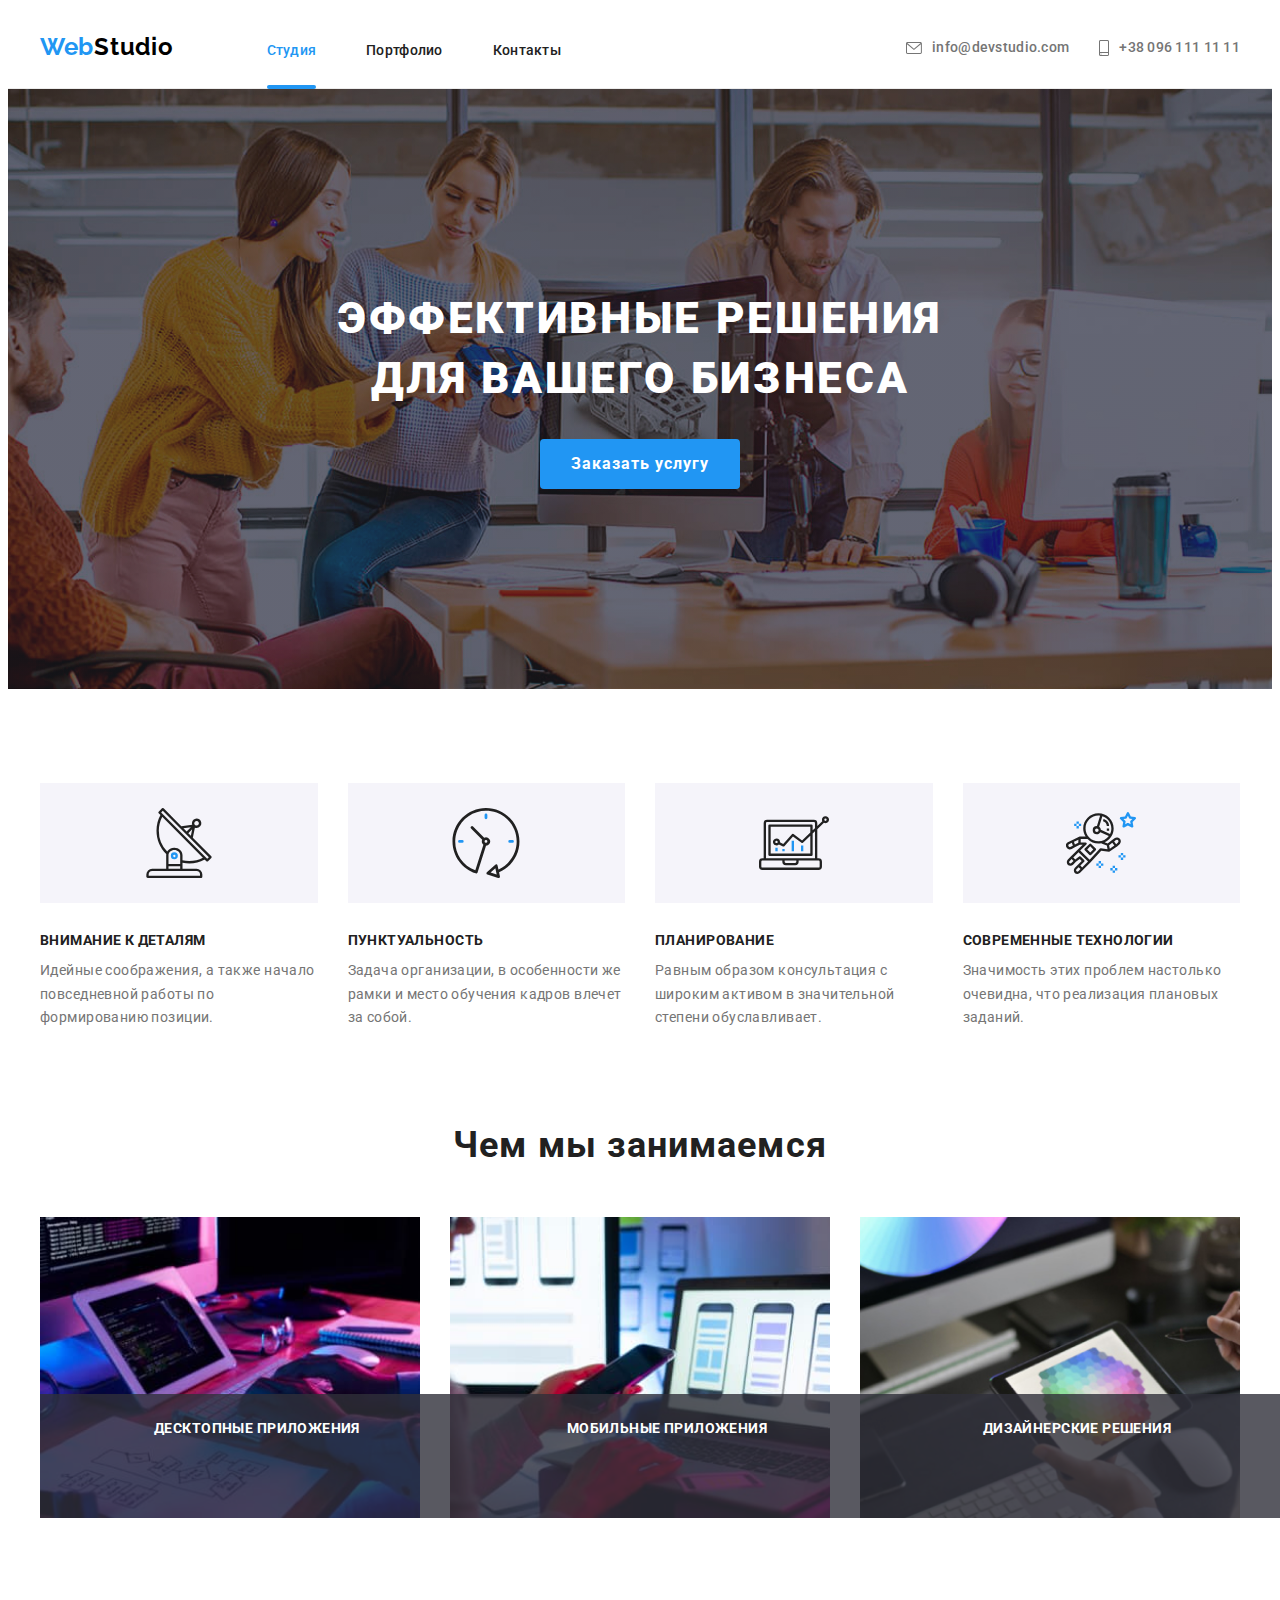
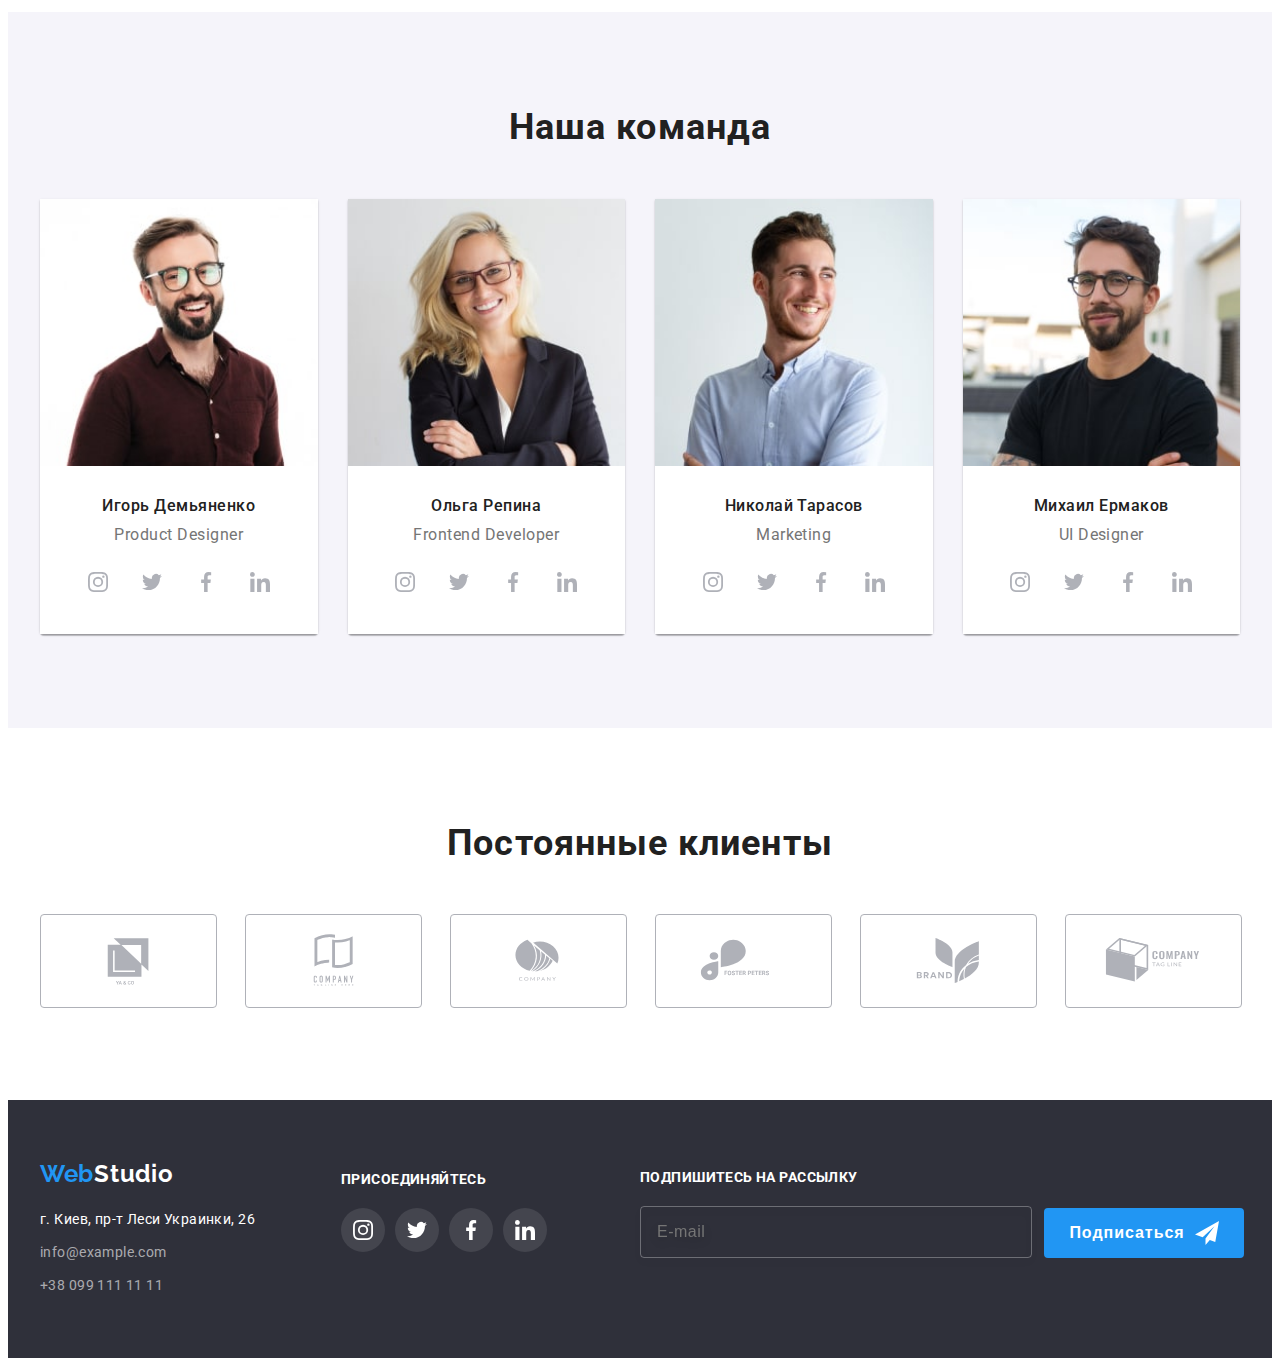
<file: index.html>
<!DOCTYPE html>
<html lang="ru">
  <head>
    <meta charset="UTF-8" />
    <meta http-equiv="X-UA-Compatible" content="IE=edge" />
    <meta name="viewport" content="width=device-width, initial-scale=1.0" />
    <link rel="preconnect" href="https://fonts.googleapis.com" />
    <link rel="preconnect" href="https://fonts.gstatic.com" crossorigin />
    <link
      href="https://fonts.googleapis.com/css2?family=Raleway:wght@700&family=Roboto:wght@400;500;700;900&display=swap"
      rel="stylesheet"
    />
    <title>Студія</title>
    <link
      rel="stylesheet"
      href="https://cdnjs.cloudflare.com/ajax/libs/modern-normalize/1.1.0/modern-normalize.min.css"
      integrity="sha512-wpPYUAdjBVSE4KJnH1VR1HeZfpl1ub8YT/NKx4PuQ5NmX2tKuGu6U/JRp5y+Y8XG2tV+wKQpNHVUX03MfMFn9Q=="
      crossorigin="anonymous"
      referrerpolicy="no-referrer"
    />
    <link rel="stylesheet" href="./css/main.min.css" />
  </head>
  <body>
    <header class="header">
      <div class="container">
        <div class="logotype header__logo">
          <a href="#" lang="en" class="logotype__link logotype__link--blue logo"
            >Web<span class="logotype__link logotype__link--black logo">Studio</span>
          </a>
        </div>
        <nav class="nav">
          <ul class="nav__list list">
            <div class="nav__activ">
              <li class="nav__item">
                <a href="" class="nav__link link nav__link--activ">Студия</a>
              </li>
            </div>
            <li class="nav__item">
              <a href="./portfolio.html" class="nav__link link">Портфолио</a>
            </li>
            <li class="nav__item"><a href="" class="nav__link link">Контакты</a></li>
          </ul>
        </nav>
        <div class="connect">
          <a href="mailto:info@devstudio.com" class="connect__mail link">
            <svg class="connect__mail-icon" width="16" height="12">
              <use href="./images/icons.svg#icon-leter"></use></svg
            >info@devstudio.com
          </a>
          <a href="tel:+380961111111" class="connect__tel link">
            <svg class="connect__tel-icon" width="10" height="16">
              <use href="./images/icons.svg#icon-smartphone"></use></svg
            >+38 096 111 11 11</a
          >
        </div>
        <button type="button" class="menu__btn" data-menu-open>
          <svg class="menu__btn-icon" width="40" height="40">
            <use href="./images/icons.svg#icon-menu"></use>
          </svg>
        </button>
      </div>
      <div class="menu__mob is-hidden" data-menu>
        <div class="menu_container">
          <button type="button" class="menu__close-btn" data-menu-close>
            <svg class="menu__close-btn-icon" width="40" height="40">
              <use href="./images/icons.svg#icon-close_menu"></use>
            </svg>
          </button>
          <ul class="menu__list list">
            <li class="menu__item">
              <a href="./index.html" class="menu__link link menu__link--activ">Студия</a>
            </li>
            <li class="menu__item">
              <a href="./portfolio.html" class="menu__link link">Портфолио</a>
            </li>
            <li class="menu__item"><a href="" class="menu__link link">Контакты</a></li>
          </ul>
          <div class="menu__connect">
            <a href="tel:+380961111111" class="menu__tel link">+38 096 111 11 11</a>
            <a href="mailto:info@devstudio.com" class="menu__mail link">info@devstudio.com</a>
            <ul class="menu__soc-list list">
              <li class="menu__soc-item">
                <a href="" class="menu__soc-link link">Instagram</a>
              </li>
              <li class="menu__soc-item">
                <a href="" class="menu__soc-link link">Twitter</a>
              </li>
              <li class="menu__soc-item">
                <a href="" class="menu__soc-link link">Facebook</a>
              </li>
              <li class="menu__soc-item">
                <a href="" class="menu__soc-link link">LinkedIn</a>
              </li>
            </ul>
          </div>
        </div>
      </div>
    </header>
    <main class="main">
      <section class="about">
        <div class="about__container container">
          <h1 class="about__title">Эффективные решения для вашего бизнеса</h1>
          <button type="button" class="about__btn" data-modal-open>Заказать услугу</button>
        </div>
      </section>
      <!-- Особенности-->
      <section class="features">
        <div class="features__container container">
          <ul class="features__list list">
            <li class="features__item">
              <div class="features__icon">
                <svg class="features__svg" width="70" height="70">
                  <use href="./images/icons.svg#icon-antenna"></use>
                </svg>
              </div>
              <h3 class="features__title">Внимание к деталям</h3>
              <p class="features__text">
                Идейные соображения, а также начало повседневной работы по формированию позиции.
              </p>
            </li>
            <li class="features__item">
              <div class="features__icon">
                <svg class="features__svg" width="70" height="70">
                  <use href="./images/icons.svg#icon-clock"></use>
                </svg>
              </div>
              <h3 class="features__title">Пунктуальность</h3>
              <p class="features__text">
                Задача организации, в особенности же рамки и место обучения кадров влечет за собой.
              </p>
            </li>
            <li class="features__item">
              <div class="features__icon">
                <svg class="features__svg" width="70" height="70">
                  <use href="./images/icons.svg#icon-diagram"></use>
                </svg>
              </div>
              <h3 class="features__title">Планирование</h3>
              <p class="features__text">
                Равным образом консультация с широким активом в значительной степени обуславливает.
              </p>
            </li>
            <li class="features__item">
              <div class="features__icon">
                <svg class="features__svg" width="70" height="70">
                  <use href="./images/icons.svg#icon-astronaut"></use>
                </svg>
              </div>
              <h3 class="features__title">Современные технологии</h3>
              <p class="features__text">
                Значимость этих проблем настолько очевидна, что реализация плановых заданий.
              </p>
            </li>
          </ul>
        </div>
      </section>
      <!--Чем мы занимаемся-->
      <section class="product">
        <div class="product__container container">
          <h2 class="product__title">Чем мы занимаемся</h2>
          <ul class="product__list list">
            <li class="product__item">
              <picture>
                <source
                  srcset="./images/code.jpg 1x, ./images/code-2x.jpg 2x"
                  media="(min-width:1200px)"
                />
                <img src="./images/code.jpg" alt="Написание кода" width="370" />
              </picture>
              <p class="product__label">Десктопные приложения</p>
            </li>
            <li class="product__item">
              <picture>
                <source
                  srcset="./images/design.jpg 1x, ./images/design-2x.jpg 2x"
                  media="(min-width:1200px)"
                />
                <img src="./images/design.jpg" alt="Дизайна страницы" width="370" />
              </picture>
              <p class="product__label">Мобильные приложения</p>
            </li>
            <li class="product__item">
              <picture>
                <source
                  srcset="./images/palette.jpg 1x, ./images/palette-2x.jpg 2x"
                  media="(min-width:1200px)"
                />
                <img src="./images/palette.jpg" alt="Цветовая гамма" width="370" />
              </picture>
              <p class="product__label">Дизайнерские решения</p>
            </li>
          </ul>
        </div>
      </section>
      <!--Наша команда-->
      <section class="team">
        <div class="container">
          <h2 class="team__title">Наша команда</h2>
          <ul class="team__list list">
            <li class="team__item">
              <picture>
                <source
                  srcset="
                    ./images/team/yhor_demianenko.jpg    1x,
                    ./images/team/yhor_demianenko-2x.jpg 2x
                  "
                  media="(min-width:1200px)"
                />
                <source
                  srcset="
                    ./images/team/yhor_demianenko-tab.jpg    1x,
                    ./images/team/yhor_demianenko-tab-2x.jpg 2x
                  "
                  media="(min-width:768px)"
                />
                <source
                  srcset="
                    ./images/team/yhor_demianenko-mob.jpg    1x,
                    ./images/team/yhor_demianenko-mob-2x.jpg 2x
                  "
                  media="(min-width:320px)"
                />
                <img
                  src="./images/team/yhor_demianenko-mob.jpg"
                  alt="Product Designer"
                  width="450"
                />
              </picture>
              <div class="team__info">
                <h3 class="team__hero">Игорь Демьяненко</h3>
                <p class="team__position">Product Designer</p>
                <ul class="socnetwork__list list team__soclist">
                  <li class="socnetwork__item">
                    <a href="" class="socnetwork__link link socnetwork__link--white">
                      <svg class="socnetwork__icon" width="20" height="20">
                        <use href="./images/icons.svg#icon-instagram"></use>
                      </svg>
                    </a>
                  </li>
                  <li class="socnetwork__item">
                    <a href="" class="socnetwork__link link socnetwork__link--white">
                      <svg class="socnetwork__icon" width="20" height="20">
                        <use href="./images/icons.svg#icon-twitter"></use>
                      </svg>
                    </a>
                  </li>
                  <li class="socnetwork__item">
                    <a href="" class="socnetwork__link link socnetwork__link--white">
                      <svg class="socnetwork__icon" width="20" height="20">
                        <use href="./images/icons.svg#icon-facebook"></use>
                      </svg>
                    </a>
                  </li>
                  <li class="socnetwork__item">
                    <a href="" class="socnetwork__link link socnetwork__link--white">
                      <svg class="socnetwork__icon" width="20" height="20">
                        <use href="./images/icons.svg#icon-linkedin"></use>
                      </svg>
                    </a>
                  </li>
                </ul>
              </div>
            </li>
            <li class="team__item">
              <picture>
                <source
                  srcset="./images/team/olha_repyna.jpg 1x, ./images/team/olha_repyna-2x.jpg 2x"
                  media="(min-width:1200px)"
                />
                <source
                  srcset="
                    ./images/team/olha_repyna-tab.jpg    1x,
                    ./images/team/olha_repyna-tab-2x.jpg 2x
                  "
                  media="(min-width:768px)"
                />
                <source
                  srcset="
                    ./images/team/olha_repyna-mob.jpg    1x,
                    ./images/team/olha_repyna-mob-2x.jpg 2x
                  "
                  media="(min-width:320px)"
                />
                <img src="./images/team/olha_repyna-mob.jpg" alt="Frontend Developer" width="450" />
              </picture>
              <div class="team__info">
                <h3 class="team__hero">Ольга Репина</h3>
                <p class="team__position">Frontend Developer</p>
                <ul class="socnetwork__list list team__soclist">
                  <li class="socnetwork__item">
                    <a href="" class="socnetwork__link link socnetwork__link--white">
                      <svg class="socnetwork__icon" width="20" height="20">
                        <use href="./images/icons.svg#icon-instagram"></use>
                      </svg>
                    </a>
                  </li>
                  <li class="socnetwork__item">
                    <a href="" class="socnetwork__link link socnetwork__link--white">
                      <svg class="socnetwork__icon" width="20" height="20">
                        <use href="./images/icons.svg#icon-twitter"></use>
                      </svg>
                    </a>
                  </li>
                  <li class="socnetwork__item">
                    <a href="" class="socnetwork__link link socnetwork__link--white">
                      <svg class="socnetwork__icon" width="20" height="20">
                        <use href="./images/icons.svg#icon-facebook"></use>
                      </svg>
                    </a>
                  </li>
                  <li class="socnetwork__item">
                    <a href="" class="socnetwork__link link socnetwork__link--white">
                      <svg class="socnetwork__icon" width="20" height="20">
                        <use href="./images/icons.svg#icon-linkedin"></use>
                      </svg>
                    </a>
                  </li>
                </ul>
              </div>
            </li>
            <li class="team__item">
              <picture>
                <source
                  srcset="
                    ./images/team/nykolai_tarasov.jpg    1x,
                    ./images/team/nykolai_tarasov-2x.jpg 2x
                  "
                  media="(min-width:1200px)"
                />
                <source
                  srcset="
                    ./images/team/nykolai_tarasov-tab.jpg    1x,
                    ./images/team/nykolai_tarasov-tab-2x.jpg 2x
                  "
                  media="(min-width:768px)"
                />
                <source
                  srcset="
                    ./images/team/nykolai_tarasov-mob.jpg    1x,
                    ./images/team/nykolai_tarasov-mob-2x.jpg 2x
                  "
                  media="(min-width:320px)"
                />
                <img src="./images/team/nykolai_tarasov-mob.jpg" alt="Marketing" width="450" />
              </picture>
              <div class="team__info">
                <h3 class="team__hero">Николай Тарасов</h3>
                <p class="team__position">Marketing</p>
                <ul class="socnetwork__list list team__soclist">
                  <li class="socnetwork__item">
                    <a href="" class="socnetwork__link link socnetwork__link--white">
                      <svg class="socnetwork__icon" width="20" height="20">
                        <use href="./images/icons.svg#icon-instagram"></use>
                      </svg>
                    </a>
                  </li>
                  <li class="socnetwork__item">
                    <a href="" class="socnetwork__link link socnetwork__link--white">
                      <svg class="socnetwork__icon" width="20" height="20">
                        <use href="./images/icons.svg#icon-twitter"></use>
                      </svg>
                    </a>
                  </li>
                  <li class="socnetwork__item">
                    <a href="" class="socnetwork__link link socnetwork__link--white">
                      <svg class="socnetwork__icon" width="20" height="20">
                        <use href="./images/icons.svg#icon-facebook"></use>
                      </svg>
                    </a>
                  </li>
                  <li class="socnetwork__item">
                    <a href="" class="socnetwork__link link socnetwork__link--white">
                      <svg class="socnetwork__icon" width="20" height="20">
                        <use href="./images/icons.svg#icon-linkedin"></use>
                      </svg>
                    </a>
                  </li>
                </ul>
              </div>
            </li>
            <li class="team__item">
              <picture>
                <source
                  srcset="
                    ./images/team/mykhayl_ermakov.jpg    1x,
                    ./images/team/mykhayl_ermakov-2x.jpg 2x
                  "
                  media="(min-width:1200px)"
                />
                <source
                  srcset="
                    ./images/team/mykhayl_ermakov-tab.jpg    1x,
                    ./images/team/mykhayl_ermakov-tab-2x.jpg 2x
                  "
                  media="(min-width:768px)"
                />
                <source
                  srcset="
                    ./images/team/mykhayl_ermakov-mob.jpg    1x,
                    ./images/team/mykhayl_ermakov-mob-2x.jpg 2x
                  "
                  media="(min-width:320px)"
                />
                <img src="./images/team/mykhayl_ermakov-mob.jpg" alt="UI Designer" width="450" />
              </picture>
              <div class="team__info">
                <h3 class="team__hero">Михаил Ермаков</h3>
                <p class="team__position">UI Designer</p>
                <ul class="socnetwork__list list team__soclist">
                  <li class="socnetwork__item">
                    <a href="" class="socnetwork__link link socnetwork__link--white">
                      <svg class="socnetwork__icon" width="20" height="20">
                        <use href="./images/icons.svg#icon-instagram"></use>
                      </svg>
                    </a>
                  </li>
                  <li class="socnetwork__item">
                    <a href="" class="socnetwork__link link socnetwork__link--white">
                      <svg class="socnetwork__icon" width="20" height="20">
                        <use href="./images/icons.svg#icon-twitter"></use>
                      </svg>
                    </a>
                  </li>
                  <li class="socnetwork__item">
                    <a href="" class="socnetwork__link link socnetwork__link--white">
                      <svg class="socnetwork__icon" width="20" height="20">
                        <use href="./images/icons.svg#icon-facebook"></use>
                      </svg>
                    </a>
                  </li>
                  <li class="socnetwork__item">
                    <a href="" class="socnetwork__link link socnetwork__link--white">
                      <svg class="socnetwork__icon" width="20" height="20">
                        <use href="./images/icons.svg#icon-linkedin"></use>
                      </svg>
                    </a>
                  </li>
                </ul>
              </div>
            </li>
          </ul>
        </div>
      </section>
      <!--Постоянные клиенты-->
      <section class="client">
        <div class="container">
          <h2 class="client__title">Постоянные клиенты</h2>
          <ul class="client__list list">
            <li class="client__item">
              <a href="" class="client__link link">
                <svg class="client__icon" width="106" height="60">
                  <use href="./images/icons.svg#icon-client-1"></use>
                </svg>
              </a>
            </li>
            <li class="client__item">
              <a href="" class="client__link link">
                <svg class="client__icon" width="106" height="60">
                  <use href="./images/icons.svg#icon-client-2"></use>
                </svg>
              </a>
            </li>
            <li class="client__item">
              <a href="" class="client__link link">
                <svg class="client__icon" width="106" height="60">
                  <use href="./images/icons.svg#icon-client-3"></use>
                </svg>
              </a>
            </li>
            <li class="client__item">
              <a href="" class="client__link link">
                <svg class="client__icon" width="106" height="60">
                  <use href="./images/icons.svg#icon-client-4"></use>
                </svg>
              </a>
            </li>
            <li class="client__item">
              <a href="" class="client__link link">
                <svg class="client__icon" width="106" height="60">
                  <use href="./images/icons.svg#icon-client-5"></use>
                </svg>
              </a>
            </li>
            <li class="client__item">
              <a href="" class="client__link link">
                <svg class="client__icon" width="106" height="60">
                  <use href="./images/icons.svg#icon-client-6"></use>
                </svg>
              </a>
            </li>
          </ul>
        </div>
      </section>
    </main>
    <footer class="footer">
      <div class="container footer__content">
        <div class="container__soc-address">
          <div class="footer__adres">
            <div class="footer__logo logotype">
              <a href="" lang="en" class="logotype__link logotype__link--blue logo"
                >Web<span class="logotype__link logotype__link--white logo">Studio</span></a
              >
            </div>
            <address>
              <ul class="footer__list list">
                <li class="footer__item">
                  <a
                    href="https://goo.gl/maps/DeC35b75bu3zq8Ak8"
                    target="_blank"
                    rel="noopener noreferrer"
                    class="footer__link footer__link-adress link"
                    >г. Киев, пр-т Леси Украинки, 26</a
                  >
                </li>
                <li class="footer__item">
                  <a href="mailto:info@example.com" class="footer__link footer__link-mail link"
                    >info@example.com</a
                  >
                </li>
                <li class="footer__item">
                  <a href="tel:+380991111111" class="footer__link footer__link-tel link"
                    >+38 099 111 11 11</a
                  >
                </li>
              </ul>
            </address>
          </div>
          <div class="socnetwork">
            <p class="socnetwork__title">присоединяйтесь</p>
            <ul class="socnetwork__list list footer__soclist">
              <li class="socnetwork__item">
                <a href="" class="socnetwork__link link socnetwork__link--gray">
                  <svg class="socnetwork__icon" width="20" height="20">
                    <use href="./images/icons.svg#icon-instagram"></use>
                  </svg>
                </a>
              </li>
              <li class="socnetwork__item">
                <a href="" class="socnetwork__link link socnetwork__link--gray">
                  <svg class="socnetwork__icon" width="20" height="20">
                    <use href="./images/icons.svg#icon-twitter"></use>
                  </svg>
                </a>
              </li>
              <li class="socnetwork__item">
                <a href="" class="socnetwork__link link socnetwork__link--gray">
                  <svg class="socnetwork__icon" width="20" height="20">
                    <use href="./images/icons.svg#icon-facebook"></use>
                  </svg>
                </a>
              </li>
              <li class="socnetwork__item">
                <a href="" class="socnetwork__link link socnetwork__link--gray">
                  <svg class="socnetwork__icon" width="20" height="20">
                    <use href="./images/icons.svg#icon-linkedin"></use>
                  </svg>
                </a>
              </li>
            </ul>
          </div>
        </div>
        <form class="subscribe__form">
          <div class="mailing">
            <p class="mailing__title">Подпишитесь на рассылку</p>
            <input class="mailing__input" type="email" name="mail" id="mail" placeholder="E-mail" />
          </div>
          <button class="mailing__submit" type="submit">
            Подписаться
            <svg class="mailing__submit-icon" width="24" height="24">
              <use href="./images/icons.svg#icon-icon-send"></use>
            </svg>
          </button>
        </form>
      </div>
    </footer>
    <div class="backdrop is-hidden" data-modal>
      <div class="modal">
        <button type="button" class="modal__close" data-modal-close>
          <svg class="modal__close-icon" width="11" height="11">
            <use href="./images/icons.svg#icon-close-btn"></use>
          </svg>
        </button>
        <p class="modal__title">Оставьте свои данные, мы вам перезвоним</p>
        <form class="modal__form">
          <div class="data">
            <label class="data__label" for="name">Имя</label>
            <div class="data__introduce">
              <input class="data__input" type="text" name="name" id="name" />
              <svg class="data__icon" width="18" height="18">
                <use href="./images/icons.svg#icon-person"></use>
              </svg>
            </div>
          </div>
          <div class="data">
            <label class="data__label" for="tel">Телефон</label>
            <div class="data__introduce">
              <input class="data__input" type="tel" name="tel" id="tel" />
              <svg class="data__icon" width="18" height="18">
                <use href="./images/icons.svg#icon-phone"></use>
              </svg>
            </div>
          </div>
          <div class="data">
            <label class="data__label" for="email">Почта</label>
            <div class="data__introduce">
              <input class="data__input" type="email" name="email" id="email" />
              <svg class="data__icon" width="18" height="18">
                <use href="./images/icons.svg#icon-email"></use>
              </svg>
            </div>
          </div>
          <div class="data">
            <label class="data__label" for="coment">Комментарий</label>
            <textarea
              class="data__textarea"
              name="coment"
              id="coment"
              placeholder="Введите текст"
            ></textarea>
          </div>
          <div class="checkbox">
            <input
              class="checkbox__input visually-hidden"
              type="checkbox"
              name="check"
              id="check"
            />
            <label class="checkbox__text" for="check">
              <span>
                <svg class="checkbox__icon" width="16" height="15">
                  <use href="./images/icons.svg#icon-check"></use>
                </svg>
              </span>
              Соглашаюсь с рассылкой и принимаю&nbsp;
              <a class="checkbox__link" href="">Условия договора</a></label
            >
          </div>
          <button class="modal__submit" type="submit">Отправить</button>
        </form>
      </div>
    </div>
    <script src="./js/modal.js"></script>
    <script src="./js/menu.js"></script>
  </body>
</html>
</file>
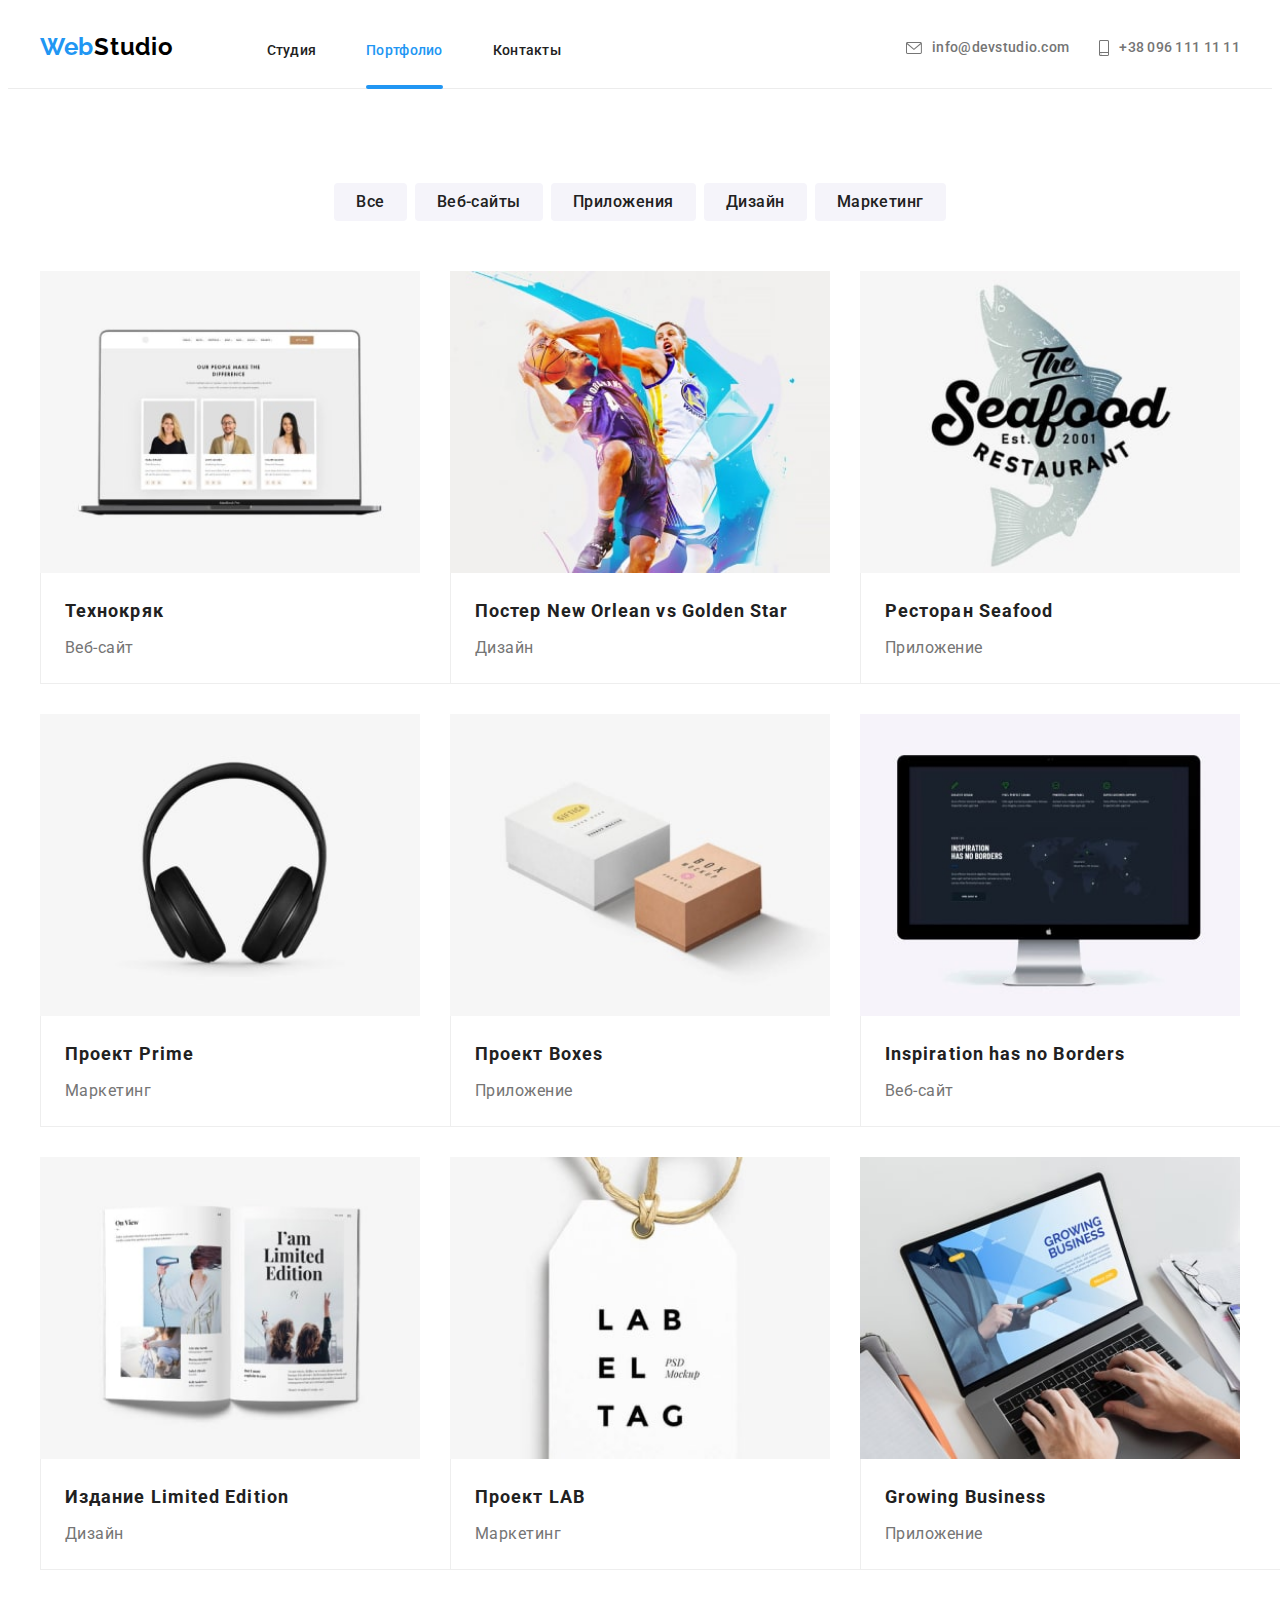
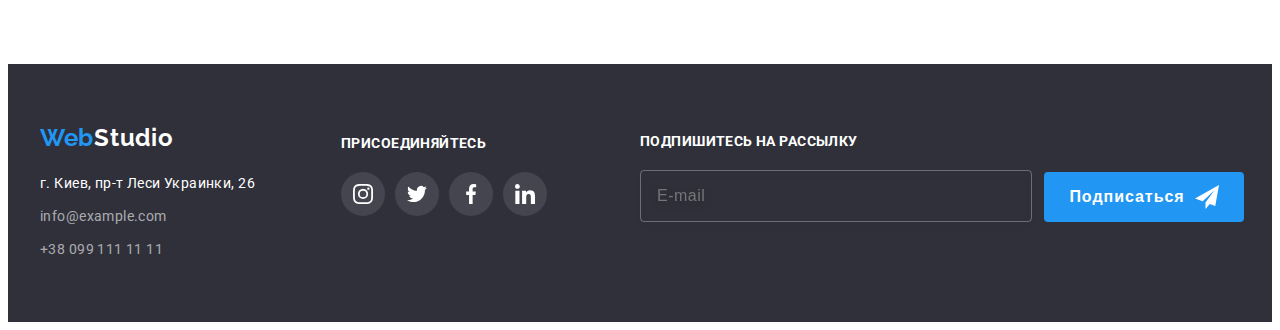
<file: portfolio.html>
<!DOCTYPE html>
<html lang="ru">
  <head>
    <meta charset="UTF-8" />
    <meta http-equiv="X-UA-Compatible" content="IE=edge" />
    <meta name="viewport" content="width=device-width, initial-scale=1.0" />
    <link rel="preconnect" href="https://fonts.googleapis.com" />
    <link rel="preconnect" href="https://fonts.gstatic.com" crossorigin />
    <link
      href="https://fonts.googleapis.com/css2?family=Raleway:wght@700&family=Roboto:wght@400;500;700;900&display=swap"
      rel="stylesheet"
    />
    <title>Портфоліо</title>
    <link
      rel="stylesheet"
      href="https://cdnjs.cloudflare.com/ajax/libs/modern-normalize/1.1.0/modern-normalize.min.css"
      integrity="sha512-wpPYUAdjBVSE4KJnH1VR1HeZfpl1ub8YT/NKx4PuQ5NmX2tKuGu6U/JRp5y+Y8XG2tV+wKQpNHVUX03MfMFn9Q=="
      crossorigin="anonymous"
      referrerpolicy="no-referrer"
    />
    <link rel="stylesheet" href="./css/main.min.css" />
  </head>
  <body>
    <header class="header">
      <div class="container">
        <div class="logotype header__logo">
          <a href="#" lang="en" class="logotype__link logotype__link--blue logo"
            >Web<span class="logotype__link logotype__link--black logo">Studio</span>
          </a>
        </div>
        <nav class="nav">
          <ul class="nav__list list">
            <li class="nav__item">
              <a href="./index.html" class="nav__link link">Студия</a>
            </li>
            <div class="nav__activ">
              <li class="nav__item">
                <a href="" class="nav__link link nav__link--activ">Портфолио</a>
              </li>
            </div>
            <li class="nav__item"><a href="" class="nav__link link">Контакты</a></li>
          </ul>
        </nav>
        <div class="connect">
          <a href="mailto:info@devstudio.com" class="connect__mail link">
            <svg class="connect__mail-icon" width="16" height="12">
              <use href="./images/icons.svg#icon-leter"></use></svg
            >info@devstudio.com
          </a>
          <a href="tel:+380961111111" class="connect__tel link">
            <svg class="connect__tel-icon" width="10" height="16">
              <use href="./images/icons.svg#icon-smartphone"></use></svg
            >+38 096 111 11 11</a
          >
        </div>
        <button type="button" class="menu__btn" data-menu-open>
          <svg class="menu__btn-icon" width="40" height="40">
            <use href="./images/icons.svg#icon-menu"></use>
          </svg>
        </button>
      </div>
      <div class="menu__mob is-hidden" data-menu>
        <div class="menu_container">
          <button type="button" class="menu__close-btn" data-menu-close>
            <svg class="menu__close-btn-icon" width="40" height="40">
              <use href="./images/icons.svg#icon-close_menu"></use>
            </svg>
          </button>
          <ul class="menu__list list">
            <li class="menu__item">
              <a href="./index.html" class="menu__link link">Студия</a>
            </li>
            <li class="menu__item">
              <a href="./portfolio.html" class="menu__link link menu__link--activ">Портфолио</a>
            </li>
            <li class="menu__item"><a href="" class="menu__link link">Контакты</a></li>
          </ul>
          <div class="menu__connect">
            <a href="tel:+380961111111" class="menu__tel link">+38 096 111 11 11</a>
            <a href="mailto:info@devstudio.com" class="menu__mail link">info@devstudio.com</a>
            <ul class="menu__soc-list list">
              <li class="menu__soc-item">
                <a href="" class="menu__soc-link link">Instagram</a>
              </li>
              <li class="menu__soc-item">
                <a href="" class="menu__soc-link link">Twitter</a>
              </li>
              <li class="menu__soc-item">
                <a href="" class="menu__soc-link link">Facebook</a>
              </li>
              <li class="menu__soc-item">
                <a href="" class="menu__soc-link link">LinkedIn</a>
              </li>
            </ul>
          </div>
        </div>
      </div>
    </header>
    <main>
      <section class="group-portfolio">
        <div class="container">
          <h1 class="group__title visually-hidden">Портфолио</h1>
          <ul class="group__list list">
            <li class="group__item">
              <button type="button" class="group__btn">Все</button>
            </li>
            <li class="group__item">
              <button type="button" class="group__btn">Веб-сайты</button>
            </li>
            <li class="group__item">
              <button type="button" class="group__btn">Приложения</button>
            </li>
            <li class="group__item">
              <button type="button" class="group__btn">Дизайн</button>
            </li>
            <li class="group__item">
              <button type="button" class="group__btn">Маркетинг</button>
            </li>
          </ul>
          <ul class="portfolio__list list">
            <li class="portfolio__item">
              <div class="portfolio_srcoll">
                <picture>
                  <source
                    srcset="
                      ./images/portfolio/portfolio1.jpg    1x,
                      ./images/portfolio/portfolio1-2x.jpg 2x
                    "
                    media="(min-width:1200px)"
                  />
                  <source
                    srcset="
                      ./images/portfolio/portfolio1-tab.jpg    1x,
                      ./images/portfolio/portfolio1-tab-2x.jpg 2x
                    "
                    media="(min-width:768px)"
                  />
                  <source
                    srcset="
                      ./images/portfolio/portfolio1-mob.jpg    1x,
                      ./images/portfolio/portfolio1-mob-2x.jpg 2x
                    "
                    media="(min-width:320px)"
                  />
                  <img src="./images/portfolio/portfolio1-mob.jpg" alt="Ноутбук" width="450" />
                </picture>
                <p class="portfolio__overlay">
                  Ресурс предлагает комплексные предложения с разным уровнем функционала и сервисов.
                  Все это позволит посетителю получить исчерпывающие сведения о компании или частном
                  лице.
                </p>
              </div>
              <div class="portfolio__info">
                <h2 class="portfolio__title">Технокряк</h2>
                <p class="portfolio__text">Веб-сайт</p>
              </div>
            </li>
            <li class="portfolio__item">
              <div class="portfolio_srcoll">
                <picture>
                  <source
                    srcset="
                      ./images/portfolio/portfolio2.jpg    1x,
                      ./images/portfolio/portfolio2-2x.jpg 2x
                    "
                    media="(min-width:1200px)"
                  />
                  <source
                    srcset="
                      ./images/portfolio/portfolio2-tab.jpg    1x,
                      ./images/portfolio/portfolio2-tab-2x.jpg 2x
                    "
                    media="(min-width:768px)"
                  />
                  <source
                    srcset="
                      ./images/portfolio/portfolio2-mob.jpg    1x,
                      ./images/portfolio/portfolio2-mob-2x.jpg 2x
                    "
                    media="(min-width:320px)"
                  />
                  <img
                    src="./images/portfolio/portfolio2-mob.jpg"
                    alt="Баскетболисты"
                    width="450"
                  />
                </picture>

                <p class="portfolio__overlay">
                  Ресурс предлагает комплексные предложения с разным уровнем функционала и сервисов.
                  Все это позволит посетителю получить исчерпывающие сведения о компании или частном
                  лице.
                </p>
              </div>
              <div class="portfolio__info">
                <h2 class="portfolio__title">Постер New Orlean vs Golden Star</h2>
                <p class="portfolio__text">Дизайн</p>
              </div>
            </li>
            <li class="portfolio__item">
              <div class="portfolio_srcoll">
                <picture>
                  <source
                    srcset="
                      ./images/portfolio/portfolio3.jpg    1x,
                      ./images/portfolio/portfolio3-2x.jpg 2x
                    "
                    media="(min-width:1200px)"
                  />
                  <source
                    srcset="
                      ./images/portfolio/portfolio3-tab.jpg    1x,
                      ./images/portfolio/portfolio3-tab-2x.jpg 2x
                    "
                    media="(min-width:768px)"
                  />
                  <source
                    srcset="
                      ./images/portfolio/portfolio3-mob.jpg    1x,
                      ./images/portfolio/portfolio3-mob-2x.jpg 2x
                    "
                    media="(min-width:320px)"
                  />
                  <img src="./images/portfolio/portfolio3-mob.jpg" alt="Лого бренда" width="450" />
                </picture>
                <p class="portfolio__overlay">
                  Ресурс предлагает комплексные предложения с разным уровнем функционала и сервисов.
                  Все это позволит посетителю получить исчерпывающие сведения о компании или частном
                  лице.
                </p>
              </div>
              <div class="portfolio__info">
                <h2 class="portfolio__title">Ресторан Seafood</h2>
                <p class="portfolio__text">Приложение</p>
              </div>
            </li>
            <li class="portfolio__item">
              <div class="portfolio_srcoll">
                <picture>
                  <source
                    srcset="
                      ./images/portfolio/portfolio4.jpg    1x,
                      ./images/portfolio/portfolio4-2x.jpg 2x
                    "
                    media="(min-width:1200px)"
                  />
                  <source
                    srcset="
                      ./images/portfolio/portfolio4-tab.jpg    1x,
                      ./images/portfolio/portfolio4-tab-2x.jpg 2x
                    "
                    media="(min-width:768px)"
                  />
                  <source
                    srcset="
                      ./images/portfolio/portfolio4-mob.jpg    1x,
                      ./images/portfolio/portfolio4-mob-2x.jpg 2x
                    "
                    media="(min-width:320px)"
                  />
                  <img src="./images/portfolio/portfolio4-mob.jpg" alt="Наушники" width="450" />
                </picture>
                <p class="portfolio__overlay">
                  Ресурс предлагает комплексные предложения с разным уровнем функционала и сервисов.
                  Все это позволит посетителю получить исчерпывающие сведения о компании или частном
                  лице.
                </p>
              </div>
              <div class="portfolio__info">
                <h2 class="portfolio__title">Проект Prime</h2>
                <p class="portfolio__text">Маркетинг</p>
              </div>
            </li>
            <li class="portfolio__item">
              <div class="portfolio_srcoll">
                <picture>
                  <source
                    srcset="
                      ./images/portfolio/portfolio5.jpg    1x,
                      ./images/portfolio/portfolio5-2x.jpg 2x
                    "
                    media="(min-width:1200px)"
                  />
                  <source
                    srcset="
                      ./images/portfolio/portfolio5-tab.jpg    1x,
                      ./images/portfolio/portfolio5-tab-2x.jpg 2x
                    "
                    media="(min-width:768px)"
                  />
                  <source
                    srcset="
                      ./images/portfolio/portfolio5-mob.jpg    1x,
                      ./images/portfolio/portfolio5-mob-2x.jpg 2x
                    "
                    media="(min-width:320px)"
                  />
                  <img src="./images/portfolio/portfolio5-mob.jpg" alt="Две коробки" width="450" />
                </picture>
                <p class="portfolio__overlay">
                  Ресурс предлагает комплексные предложения с разным уровнем функционала и сервисов.
                  Все это позволит посетителю получить исчерпывающие сведения о компании или частном
                  лице.
                </p>
              </div>
              <div class="portfolio__info">
                <h2 class="portfolio__title">Проект Boxes</h2>
                <p class="portfolio__text">Приложение</p>
              </div>
            </li>
            <li class="portfolio__item">
              <div class="portfolio_srcoll">
                <picture>
                  <source
                    srcset="
                      ./images/portfolio/portfolio6.jpg    1x,
                      ./images/portfolio/portfolio6-2x.jpg 2x
                    "
                    media="(min-width:1200px)"
                  />
                  <source
                    srcset="
                      ./images/portfolio/portfolio6-tab.jpg    1x,
                      ./images/portfolio/portfolio6-tab-2x.jpg 2x
                    "
                    media="(min-width:768px)"
                  />
                  <source
                    srcset="
                      ./images/portfolio/portfolio6-mob.jpg    1x,
                      ./images/portfolio/portfolio6-mob-2x.jpg 2x
                    "
                    media="(min-width:320px)"
                  />
                  <img src="./images/portfolio/portfolio6-mob.jpg" alt="Монитор" width="450" />
                </picture>
                <p class="portfolio__overlay">
                  Ресурс предлагает комплексные предложения с разным уровнем функционала и сервисов.
                  Все это позволит посетителю получить исчерпывающие сведения о компании или частном
                  лице.
                </p>
              </div>
              <div class="portfolio__info">
                <h2 class="portfolio__title">Inspiration has no Borders</h2>
                <p class="portfolio__text">Веб-сайт</p>
              </div>
            </li>
            <li class="portfolio__item">
              <div class="portfolio_srcoll">
                <picture>
                  <source
                    srcset="
                      ./images/portfolio/portfolio7.jpg    1x,
                      ./images/portfolio/portfolio7-2x.jpg 2x
                    "
                    media="(min-width:1200px)"
                  />
                  <source
                    srcset="
                      ./images/portfolio/portfolio7-tab.jpg    1x,
                      ./images/portfolio/portfolio7-tab-2x.jpg 2x
                    "
                    media="(min-width:768px)"
                  />
                  <source
                    srcset="
                      ./images/portfolio/portfolio7-mob.jpg    1x,
                      ./images/portfolio/portfolio7-mob-2x.jpg 2x
                    "
                    media="(min-width:320px)"
                  />
                  <img src="./images/portfolio/portfolio7-mob.jpg" alt="Журнал" width="450" />
                </picture>
                <p class="portfolio__overlay">
                  Ресурс предлагает комплексные предложения с разным уровнем функционала и сервисов.
                  Все это позволит посетителю получить исчерпывающие сведения о компании или частном
                  лице.
                </p>
              </div>
              <div class="portfolio__info">
                <h2 class="portfolio__title">Издание Limited Edition</h2>
                <p class="portfolio__text">Дизайн</p>
              </div>
            </li>
            <li class="portfolio__item">
              <div class="portfolio_srcoll">
                <picture>
                  <source
                    srcset="
                      ./images/portfolio/portfolio8.jpg    1x,
                      ./images/portfolio/portfolio8-2x.jpg 2x
                    "
                    media="(min-width:1200px)"
                  />
                  <source
                    srcset="
                      ./images/portfolio/portfolio8-tab.jpg    1x,
                      ./images/portfolio/portfolio8-tab-2x.jpg 2x
                    "
                    media="(min-width:768px)"
                  />
                  <source
                    srcset="
                      ./images/portfolio/portfolio8-mob.jpg    1x,
                      ./images/portfolio/portfolio8-mob-2x.jpg 2x
                    "
                    media="(min-width:320px)"
                  />
                  <img src="./images/portfolio/portfolio8-mob.jpg" alt="Бирка" width="450" />
                </picture>
                <p class="portfolio__overlay">
                  Ресурс предлагает комплексные предложения с разным уровнем функционала и сервисов.
                  Все это позволит посетителю получить исчерпывающие сведения о компании или частном
                  лице.
                </p>
              </div>
              <div class="portfolio__info">
                <h2 class="portfolio__title">Проект LAB</h2>
                <p class="portfolio__text">Маркетинг</p>
              </div>
            </li>
            <li class="portfolio__item">
              <div class="portfolio_srcoll">
                <picture>
                  <source
                    srcset="
                      ./images/portfolio/portfolio9.jpg    1x,
                      ./images/portfolio/portfolio9-2x.jpg 2x
                    "
                    media="(min-width:1200px)"
                  />
                  <source
                    srcset="
                      ./images/portfolio/portfolio9-tab.jpg    1x,
                      ./images/portfolio/portfolio9-tab-2x.jpg 2x
                    "
                    media="(min-width:768px)"
                  />
                  <source
                    srcset="
                      ./images/portfolio/portfolio9-mob.jpg    1x,
                      ./images/portfolio/portfolio9-mob-2x.jpg 2x
                    "
                    media="(min-width:320px)"
                  />
                  <img
                    src="./images/portfolio/portfolio9-mob.jpg"
                    alt="Ноутбук с логотипом на мониторе"
                    width="450"
                  />
                </picture>
                <p class="portfolio__overlay">
                  Ресурс предлагает комплексные предложения с разным уровнем функционала и сервисов.
                  Все это позволит посетителю получить исчерпывающие сведения о компании или частном
                  лице.
                </p>
              </div>
              <div class="portfolio__info">
                <h2 class="portfolio__title">Growing Business</h2>
                <p class="portfolio__text">Приложение</p>
              </div>
            </li>
          </ul>
        </div>
      </section>
    </main>
    <footer class="footer">
      <div class="container footer__content">
        <div class="container__soc-address">
          <div class="footer__adres">
            <div class="footer__logo logotype">
              <a href="" lang="en" class="logotype__link logotype__link--blue logo"
                >Web<span class="logotype__link logotype__link--white logo">Studio</span></a
              >
            </div>
            <address>
              <ul class="footer__list list">
                <li class="footer__item">
                  <a
                    href="https://goo.gl/maps/DeC35b75bu3zq8Ak8"
                    target="_blank"
                    rel="noopener noreferrer"
                    class="footer__link footer__link-adress link"
                    >г. Киев, пр-т Леси Украинки, 26</a
                  >
                </li>
                <li class="footer__item">
                  <a href="mailto:info@example.com" class="footer__link footer__link-mail link"
                    >info@example.com</a
                  >
                </li>
                <li class="footer__item">
                  <a href="tel:+380991111111" class="footer__link footer__link-tel link"
                    >+38 099 111 11 11</a
                  >
                </li>
              </ul>
            </address>
          </div>
          <div class="socnetwork">
            <p class="socnetwork__title">присоединяйтесь</p>
            <ul class="socnetwork__list list footer__soclist">
              <li class="socnetwork__item">
                <a href="" class="socnetwork__link link socnetwork__link--gray">
                  <svg class="socnetwork__icon" width="20" height="20">
                    <use href="./images/icons.svg#icon-instagram"></use>
                  </svg>
                </a>
              </li>
              <li class="socnetwork__item">
                <a href="" class="socnetwork__link link socnetwork__link--gray">
                  <svg class="socnetwork__icon" width="20" height="20">
                    <use href="./images/icons.svg#icon-twitter"></use>
                  </svg>
                </a>
              </li>
              <li class="socnetwork__item">
                <a href="" class="socnetwork__link link socnetwork__link--gray">
                  <svg class="socnetwork__icon" width="20" height="20">
                    <use href="./images/icons.svg#icon-facebook"></use>
                  </svg>
                </a>
              </li>
              <li class="socnetwork__item">
                <a href="" class="socnetwork__link link socnetwork__link--gray">
                  <svg class="socnetwork__icon" width="20" height="20">
                    <use href="./images/icons.svg#icon-linkedin"></use>
                  </svg>
                </a>
              </li>
            </ul>
          </div>
        </div>
        <form class="subscribe__form">
          <div class="mailing">
            <p class="mailing__title">Подпишитесь на рассылку</p>
            <input class="mailing__input" type="email" name="mail" id="mail" placeholder="E-mail" />
          </div>
          <button class="mailing__submit" type="submit">
            Подписаться
            <svg class="mailing__submit-icon" width="24" height="24">
              <use href="./images/icons.svg#icon-icon-send"></use>
            </svg>
          </button>
        </form>
      </div>
    </footer>
    <script src="./js/menu.js"></script>
  </body>
</html>
</file>
<file: css/main.min.css>
:root{--title-text-color: #212121;--main-text-color: #757575;--second-text-color: #ffffff;--accent-color: #2196f3}p,h1,h2,h3,h4,h5,h6{margin:0}ul{margin:0;padding-left:0}.header{background:#fff}img{display:block;max-width:100%;height:auto;width:100%}body{font-family:"Roboto",sans-serif}.list{list-style:none}.link{text-decoration:none}.visually-hidden{position:absolute;white-space:nowrap;width:1px;height:1px;overflow:hidden;border:0;padding:0;clip:rect(0 0 0 0);clip-path:inset(50%);margin:-1px}.container{width:100%;margin:0 auto;padding-left:15px;padding-right:15px}@media screen and (min-width: 480px){.container{max-width:480px}}@media screen and (min-width: 768px){.container{max-width:768px}}@media screen and (min-width: 1200px){.container{max-width:1200px}}.socnetwork{text-align:center}@media screen and (min-width: 768px){.socnetwork{margin-right:74px;margin-top:5px}}@media screen and (min-width: 1200px){.socnetwork{margin:12px 0 0 70px;text-align:left}}.socnetwork__title{font-weight:700;font-size:14px;line-height:1.14;letter-spacing:.03em;text-transform:uppercase;color:var(--second-text-color);align-items:unset}.footer__soclist{display:flex;margin-top:20px;margin-bottom:60px;justify-content:center}@media screen and (min-width: 1200px){.footer__soclist{justify-content:flex-start;margin-bottom:0}}.socnetwork__item{width:44px;height:44px;margin-left:10px}.socnetwork__item:first-child{margin-left:0}.socnetwork__icon{fill:currentColor}.team__soclist{display:flex;margin-top:16px;justify-content:center}.socnetwork__link{display:flex;align-items:center;justify-content:center;width:100%;height:100%;border-radius:50%}.socnetwork__link--gray{color:var(--second-text-color);background-color:rgba(255,255,255,.1);transition:background-color 250ms cubic-bezier(0.4, 0, 0.2, 1)}.socnetwork__link--gray:hover,.socnetwork__link--gray:focus{background-color:var(--accent-color)}.socnetwork__link--white{color:#afb1b8;transition:background-color 250ms cubic-bezier(0.4, 0, 0.2, 1),color 250ms cubic-bezier(0.4, 0, 0.2, 1)}.socnetwork__link--white:hover,.socnetwork__link--white:focus{background-color:var(--accent-color);color:var(--second-text-color)}.logo{font-family:"Raleway",sans-serif;font-weight:700;font-size:24px;line-height:1.17;letter-spacing:.03em;text-decoration:none}@media screen and (min-wids: 1200px){.logo{font-size:26px;line-height:1.19}}.logotype__link--blue{color:var(--accent-color)}.logotype__link--black{color:#000}.logotype__link--white{color:var(--second-text-color)}.footer__logo{margin-bottom:20px;text-align:center}@media screen and (min-width: 1200px){.footer__logo{text-align:left}}.header__logo{padding-top:16px;padding-bottom:16px}@media screen and (min-width: 768px){.header__logo{margin-right:88px;padding-top:26px;padding-bottom:26px}}@media screen and (min-width: 1200px){.header__logo{margin-right:93px;padding-top:24px;padding-bottom:25px}}.header{border-bottom:1px solid #ececec}.header .container{display:flex;align-items:center}.connect{margin-left:auto;display:none;align-items:center}@media screen and (min-width: 768px){.connect{display:block}}@media screen and (min-width: 1200px){.connect{display:flex}}.nav{display:none}@media screen and (min-width: 768px){.nav{display:flex}}.nav__link{font-weight:500;font-size:14px;line-height:1.14;letter-spacing:.02em;color:var(--title-text-color);transition:color 250ms cubic-bezier(0.4, 0, 0.2, 1)}.nav__link:hover,.nav__link:focus{color:var(--accent-color)}.nav__link--activ{color:var(--accent-color)}.nav__list{display:flex;align-items:flex-start;height:48px;margin-top:32px}.nav__item:not(:last-child){margin-right:50px}.nav__activ{margin-right:50px;height:100%;position:relative}.nav__link--activ::after{content:"";display:block;width:100%;height:4px;background:var(--accent-color);position:absolute;left:0;bottom:-1px;border-radius:2px;cursor:auto}.connect__mail,.connect__tel{font-weight:500;font-size:12px;line-height:1.17;letter-spacing:.02em;display:flex;align-items:center;color:var(--main-text-color);transition:color 250ms cubic-bezier(0.4, 0, 0.2, 1)}.connect__mail:hover,.connect__mail:focus,.connect__tel:hover,.connect__tel:focus{color:var(--accent-color)}@media screen and (min-width: 1200px){.connect__mail,.connect__tel{font-size:14px;line-height:1.14}}@media screen and (min-width: 768px){.connect__mail{margin-bottom:10px}}@media screen and (min-width: 1200px){.connect__mail{margin-bottom:0;margin-right:30px}}.connect__mail-icon{fill:currentColor;margin-right:8px}@media screen and (min-width: 1200px){.connect__mail-icon{margin-right:10px}}.connect__tel-icon{fill:currentColor;margin-right:8px}@media screen and (min-width: 1200px){.connect__tel-icon{margin-right:10px}}.menu__btn{display:block;margin-left:auto;height:40px;padding:0;border:none;color:var(--title-text-color);background-color:var(--second-text-color);cursor:pointer;transition:color 250ms cubic-bezier(0.4, 0, 0.2, 1)}.menu__btn:hover{color:var(--accent-color)}@media screen and (min-width: 768px){.menu__btn{display:none}}.menu__btn-icon{fill:currentColor}.menu__mob{position:fixed;top:0;left:0;width:100vw;height:100vh;padding-top:10px;background:#fff;box-shadow:0px 4px 8px rgba(0,0,0,.04),0px 2px 4px rgba(0,0,0,.08),0px 1px 3px rgba(0,0,0,.16);z-index:1;transform:translate(0%, 0%) scale(1);transition:transform 250ms cubic-bezier(0.4, 0, 0.2, 1)}.menu__mob.is-hidden{transform:translate(40%, -45%) scale(0)}.menu__mob .menu_container{display:flex;flex-direction:column;height:100%;justify-content:space-between;overflow:auto}@media screen and (min-width: 768px){.menu__mob{display:none}}.menu_container{position:relative;max-width:480px;margin:0 auto;padding-left:40px;padding-right:15px}.menu__close-btn{display:flex;position:absolute;top:10px;right:15px;padding:0;cursor:pointer;border:none;color:var(--title-text-color);background-color:var(--second-text-color);transition:color 250ms cubic-bezier(0.4, 0, 0.2, 1)}.menu__close-btn:hover{color:var(--accent-color)}.menu__close-btn-icon{fill:currentColor}.menu__list{padding-top:48px}.menu__link{font-weight:500;font-size:40px;line-height:1.18;letter-spacing:.02em;color:var(--title-text-color);transition:color 250ms cubic-bezier(0.4, 0, 0.2, 1)}.menu__link:hover,.menu__link:focus{color:var(--accent-color)}.menu__link--activ{color:var(--accent-color)}.menu__item:not(:last-child){margin-bottom:30px}.menu__connect{display:block;margin-top:150px;padding-bottom:48px}.menu__tel{display:flex;font-weight:500;font-size:29px;line-height:1.18;letter-spacing:.02em;color:var(--accent-color);margin-bottom:32px}@media screen and (min-width: 375px){.menu__tel{font-size:34px}}.menu__mail{display:flex;font-weight:500;font-size:21px;line-height:1.17;letter-spacing:.02em;color:#757575;margin-bottom:64px}@media screen and (min-width: 375px){.menu__mail{font-size:24px}}.menu__soc-list{display:flex}.menu__soc-item{display:flex;align-items:center}.menu__soc-item:not(:last-child){margin-right:5px}@media screen and (min-width: 420px){.menu__soc-item:not(:last-child){margin-right:10px}}.menu__soc-item:not(:last-child)::after{content:"";height:22px;width:1px;background-color:rgba(33,33,33,.2);margin-left:5px}@media screen and (min-width: 420px){.menu__soc-item:not(:last-child)::after{margin-left:10px}}.menu__soc-link{display:flex;font-weight:500;font-size:13px;line-height:1.22px;letter-spacing:.02em;color:var(--accent-color)}@media screen and (min-width: 375px){.menu__soc-link{font-size:16px}}@media screen and (min-width: 450px){.menu__soc-link{font-size:18px}}.about{max-width:480px;margin:0 auto;background-color:#2f303a;background-image:linear-gradient(rgba(47, 48, 58, 0.4), rgba(47, 48, 58, 0.4)),url(../images/team-work-mob.jpg);background-position:center;background-repeat:no-repeat;background-size:cover;padding-top:118px;padding-bottom:118px}@media(min-device-pixel-ratio: 2),(min-resolution: 192dpi),(min-resolution: 2dppx){.about{background-image:linear-gradient(rgba(47, 48, 58, 0.4), rgba(47, 48, 58, 0.4)),url(../images/team-work-mob-2x.jpg)}}@media screen and (min-width: 768px){.about{max-width:768px;background-image:linear-gradient(rgba(47, 48, 58, 0.4), rgba(47, 48, 58, 0.4)),url(../images/team-work-tab.jpg)}}@media screen and (min-width: 768px)and (min-device-pixel-ratio: 2),screen and (min-width: 768px)and (min-resolution: 192dpi),screen and (min-width: 768px)and (min-resolution: 2dppx){.about{background-image:linear-gradient(rgba(47, 48, 58, 0.4), rgba(47, 48, 58, 0.4)),url(../images/team-work-tab-2x.jpg)}}@media screen and (min-width: 1200px){.about{max-width:1600px;padding-top:200px;padding-bottom:200px;background-image:linear-gradient(rgba(47, 48, 58, 0.4), rgba(47, 48, 58, 0.4)),url(../images/team-work.jpg)}}@media screen and (min-width: 1200px)and (min-device-pixel-ratio: 2),screen and (min-width: 1200px)and (min-resolution: 192dpi),screen and (min-width: 1200px)and (min-resolution: 2dppx){.about{background-image:linear-gradient(rgba(47, 48, 58, 0.4), rgba(47, 48, 58, 0.4)),url(../images/team-work-2x.jpg)}}.about__title{width:290px;margin:auto;font-weight:900;font-size:20px;line-height:1.62;text-align:center;letter-spacing:.06em;text-transform:uppercase;color:var(--second-text-color);margin-bottom:30px}@media screen and (min-width: 480px){.about__title{width:360px;font-size:26px}}@media screen and (min-width: 1200px){.about__title{width:696px;font-size:44px;line-height:1.36}}.about__btn{min-width:200px;height:50px;border-radius:4px;margin:0 auto;border:none;font-family:inherit;font-weight:700;font-size:16px;line-height:1.88;display:flex;align-items:center;justify-content:center;letter-spacing:.06em;color:var(--second-text-color);background-color:var(--accent-color);cursor:pointer;border:3px solid var(--accent-color);transition:transform 250ms cubic-bezier(0.4, 0, 0.2, 1),box-shadow 250ms cubic-bezier(0.4, 0, 0.2, 1)}.about__btn:hover{border:3px solid var(--accent-color);box-shadow:inset 0 0 3px 1px #fff}.about__btn:active{transform:scale(0.9)}.features{padding-top:60px;padding-bottom:60px}@media screen and (min-width: 1200px){.features{padding-top:94px;padding-bottom:94px}}.features__list{display:flex;flex-wrap:wrap;gap:30px}.features__item{width:100%}@media screen and (min-width: 768px){.features__item{flex-basis:calc((100% - 30px)/2)}}@media screen and (min-width: 1200px){.features__item{flex-basis:calc((100% - 90px)/4)}}.features__icon{display:flex;align-items:center;justify-content:center;width:100%;height:120px;background:#f5f4fa;margin-bottom:30px}.features__svg{border-radius:4px}.features__title{margin-bottom:10px;font-size:14px;line-height:1.14;letter-spacing:.03em;text-transform:uppercase;color:var(--title-text-color)}.features__text{font-size:14px;line-height:1.71;letter-spacing:.03em;color:var(--main-text-color)}.product{padding-bottom:94px}@media(max-width: 1199.5px){.product{display:none}}.product__title{margin-bottom:50px;font-size:36px;line-height:1.17;text-align:center;letter-spacing:.03em;color:var(--title-text-color)}.product__list{display:flex;flex-wrap:wrap;gap:30px}.product__item{position:relative;flex-basis:calc((100% - 60px)/3)}.product__label{width:100%;height:70px;position:absolute;bottom:0px;padding:27px;font-weight:700;font-size:14px;line-height:1.14;text-align:center;letter-spacing:.03em;text-transform:uppercase;color:var(--second-text-color);background:rgba(47,48,58,.8)}.team{padding-top:60px;padding-bottom:60px;background-color:#f5f4fa}@media screen and (min-width: 1200px){.team{padding-top:94px;padding-bottom:94px}}.team__title{margin-bottom:50px;font-size:28px;line-height:1.18;text-align:center;letter-spacing:.03em;color:var(--title-text-color)}@media screen and (min-width: 1200px){.team__title{font-size:36px;line-height:1.17}}.team__hero{font-weight:500;font-size:16px;line-height:1.19;letter-spacing:.03em;color:var(--title-text-color);margin-bottom:10px}.team__position{font-size:16px;line-height:1.19;letter-spacing:.03em;color:var(--main-text-color)}.team__info{padding-top:30px;padding-bottom:24px;text-align:center;background-color:var(--second-text-color)}@media screen and (min-width: 1200px){.team__info{padding-bottom:30px}}.team__list{display:flex;flex-wrap:wrap;gap:30px}.team__item{width:100%;box-shadow:0px 1px 3px rgba(0,0,0,.12),0px 1px 1px rgba(0,0,0,.14),0px 2px 1px rgba(0,0,0,.2);border-radius:0px 0px 4px 4px}@media screen and (min-width: 768px){.team__item{flex-basis:calc((100% - 30px)/2)}}@media screen and (min-width: 1200px){.team__item{flex-basis:calc((100% - 90px)/4)}}.client{padding-top:60px;padding-bottom:60px}@media screen and (min-width: 1200px){.client{padding-top:94px;padding-bottom:94px}}.client__title{margin-bottom:30px;font-size:28px;line-height:1.18;text-align:center;letter-spacing:.03em;color:var(--title-text-color)}@media screen and (min-width: 1200px){.client__title{font-size:36px;line-height:1.17;margin-bottom:50px}}.client__list{display:flex;justify-content:center;flex-wrap:wrap;gap:30px}.client__item{height:92px;flex-basis:calc((100% - 30px)/2)}@media screen and (min-width: 768px){.client__item{flex-basis:calc((100% - 60px)/3)}}@media screen and (min-width: 1200px){.client__item{flex-basis:calc((100% - 150px)/6)}}.client__link{display:flex;align-items:center;justify-content:center;width:100%;height:100%;color:#afb1b8;border:1px solid #afb1b8;border-radius:4px;transition:border-color 250ms cubic-bezier(0.4, 0, 0.2, 1),color 250ms cubic-bezier(0.4, 0, 0.2, 1),transform 250ms cubic-bezier(0.4, 0, 0.2, 1)}.client__link:hover,.client__link:focus{border-color:var(--accent-color);color:var(--accent-color);transform:scale(1.1)}.client__icon{fill:currentColor}.footer{background:#2f303a;padding-top:60px;padding-bottom:60px}@media screen and (min-width: 1200px){.footer__content{display:flex}}@media screen and (min-width: 768px){.container__soc-address{display:flex;justify-content:space-between}}@media screen and (min-width: 768px){.footer__adres{margin-left:61px}}@media screen and (min-width: 1200px){.footer__adres{margin-left:0}}.footer__item:not(:last-child){margin-bottom:8px}@media screen and (min-width: 1200px){.footer__item:not(:last-child){margin-bottom:9px}}.footer__item{margin-bottom:60px;text-align:center}@media screen and (min-width: 1200px){.footer__item{margin-bottom:0;text-align:left;width:231px}}.footer__link{font-style:normal;font-size:14px;line-height:1.71;letter-spacing:.03em;transition:color 250ms cubic-bezier(0.4, 0, 0.2, 1)}.footer__link:hover,.footer__link:focus{color:var(--accent-color)}.footer__link-adress{color:var(--second-text-color)}.footer__link-mail,.footer__link-tel{color:rgba(255,255,255,.6)}@media screen and (min-width: 1200px){.subscribe__form{display:flex;margin-top:12px;margin-left:93px;height:86px;align-items:end}}.mailing__title{font-weight:700;font-size:14px;line-height:1.14;letter-spacing:.03em;text-transform:uppercase;color:var(--second-text-color);align-items:unset;margin-bottom:20px;text-align:center}@media screen and (min-width: 1200px){.mailing__title{text-align:left}}.mailing__input{width:100%;height:50px;padding:0 16px;margin-bottom:20px;border:1px solid rgba(255,255,255,.3);filter:drop-shadow(0px 4px 4px rgba(0, 0, 0, 0.15));border-radius:4px;font-size:16px;line-height:1.25;display:flex;align-items:center;letter-spacing:.03em;color:rgba(255,255,255,.6);background-color:inherit;outline:var(--accent-color);transition:border-color 250ms cubic-bezier(0.4, 0, 0.2, 1)}.mailing__input:hover,.mailing__input:focus{border-color:#2196f3;color:var(--second-text-color)}@media screen and (min-width: 768px){.mailing__input{width:450px;margin:0 auto 20px}}@media screen and (min-width: 1200px){.mailing__input{width:358px;margin-right:12px;margin-bottom:0}}.mailing__submit{display:flex;width:200px;height:50px;align-items:center;justify-content:center;margin:0 auto;background-color:var(--accent-color);box-shadow:0px 4px 4px rgba(0,0,0,.15);border-radius:4px;border:none;font-weight:700;font-size:16px;line-height:1.88;letter-spacing:.06em;color:var(--second-text-color);border:3px solid var(--accent-color);box-shadow:none;transition:box-shadow 250ms cubic-bezier(0.4, 0, 0.2, 1)}.mailing__submit:hover{cursor:pointer;border:3px solid var(--accent-color);box-shadow:inset 0 0 3px 1px #fff}@media screen and (min-width: 1200px){.mailing__submit{margin:0}}.mailing__submit-icon{margin-left:10px}.group-portfolio{padding-top:60px;padding-bottom:60px}@media screen and (min-width: 1200px){.group-portfolio{padding-top:94px;padding-bottom:94px}}.group__list{display:flex;flex-wrap:wrap;row-gap:15px;justify-content:flex-start;margin-bottom:40px}@media screen and (min-width: 768px){.group__list{margin-bottom:30px;justify-content:center}}@media screen and (min-width: 1200px){.group__list{margin-bottom:50px}}.group__item:not(:last-child){margin-right:8px}.group__btn{border-radius:4px;padding:6px 14px;font-family:inherit;font-weight:500;font-size:13px;line-height:1.62;text-align:center;letter-spacing:.03em;color:var(--title-text-color);background-color:#f5f4fa;cursor:pointer;border:none;transition:color 250ms cubic-bezier(0.4, 0, 0.2, 1),background-color 250ms cubic-bezier(0.4, 0, 0.2, 1),box-shadow 250ms cubic-bezier(0.4, 0, 0.2, 1)}.group__btn:hover,.group__btn:focus{color:var(--second-text-color);background-color:var(--accent-color);box-shadow:0px 3px 1px rgba(0,0,0,.1),0px 1px 2px rgba(0,0,0,.08),0px 2px 2px rgba(0,0,0,.12)}@media screen and (min-width: 400px){.group__btn{padding:6px 22px;font-size:16px}}.portfolio__info{padding:20px 24px;width:100%;border-bottom:1px solid #eee;border-left:1px solid #eee;border-right:1px solid #eee;background-color:var(--second-text-color);flex-grow:1}.portfolio__title{font-size:18px;line-height:2;letter-spacing:.06em;color:var(--title-text-color);margin-bottom:4px}.portfolio__text{font-size:16px;line-height:1.88;letter-spacing:.03em;color:var(--main-text-color)}.portfolio__list{display:flex;flex-wrap:wrap;gap:30px}.portfolio__item{display:flex;flex-direction:column;width:100%;transition:box-shadow 250ms cubic-bezier(0.4, 0, 0.2, 1)}.portfolio__item:focus,.portfolio__item:hover{box-shadow:0px 1px 1px rgba(0,0,0,.12),0px 4px 4px rgba(0,0,0,.06),1px 4px 6px rgba(0,0,0,.16);cursor:pointer}@media screen and (min-width: 768px){.portfolio__item{width:calc((100% - 30px)/2)}}@media screen and (min-width: 1200px){.portfolio__item{width:calc((100% - 60px)/3)}}.portfolio_srcoll{position:relative;overflow:hidden}.portfolio__overlay{position:absolute;top:0;left:0;width:100%;height:100%;overflow:auto;transform:translatey(100%);transition:transform 250ms cubic-bezier(0.4, 0, 0.2, 1);font-size:18px;line-height:1.56;letter-spacing:.03em;padding:30px 24px;color:var(--second-text-color);background:rgba(33,150,243,.9)}@media screen and (min-width: 380px){.portfolio__overlay{padding:77px 24px}}@media screen and (min-width: 768px){.portfolio__overlay{padding:49px 24px 77px}}@media screen and (min-width: 1200px){.portfolio__overlay{padding:63px 24px}}.portfolio__item:hover .portfolio__overlay{transform:translatey(0)}.backdrop{position:fixed;left:0;top:0;width:100%;height:100%;background-color:rgba(0,0,0,.5);transition:opacity 250ms cubic-bezier(0.4, 0, 0.2, 1),visibility 250ms cubic-bezier(0.4, 0, 0.2, 1)}.backdrop.is-hidden{opacity:0;pointer-events:none;visibility:hidden}.modal{z-index:2;position:absolute;top:50%;left:50%;width:90%;min-height:609px;background-color:var(--second-text-color);padding:40px;box-shadow:0px 1px 3px rgba(0,0,0,.12),0px 1px 1px rgba(0,0,0,.14),0px 2px 1px rgba(0,0,0,.2);border-radius:4px;transform:translate(-50%, -50%) scale(1);transition:transform 250ms cubic-bezier(0.4, 0, 0.2, 1)}.is-hidden .modal{transform:translate(-50%, -50%) scale(0)}@media screen and (min-width: 480px){.modal{width:450px}}@media screen and (min-width: 1200px){.modal{width:528px;min-height:581px}}.modal__close{display:flex;justify-content:center;align-items:center;position:absolute;top:8px;right:8px;width:30px;height:30px;border-radius:50%;color:var(--title-text-color);border:1px solid rgba(0,0,0,.1);background-color:var(--second-text-color);cursor:pointer;padding:0;transition:color 250ms cubic-bezier(0.4, 0, 0.2, 1)}.modal__close:hover{color:var(--accent-color)}.modal__close-icon{fill:currentColor}.modal__title{margin-bottom:12px;font-weight:700;font-size:17px;line-height:1.5;text-align:center;letter-spacing:.03em;color:var(--title-text-color)}@media screen and (min-width: 350px){.modal__title{font-size:20px}}@media screen and (min-width: 1200px){.modal__title{line-height:1.15}}.data{display:flex;flex-direction:column;margin-bottom:10px}.data__label{font-size:12px;line-height:1.17;letter-spacing:.01em;color:var(--main-text-color);margin-bottom:4px}.data__introduce{display:flex;position:relative;cursor:pointer;border-color:rgba(33,33,33,.2);transition:border-color 250ms cubic-bezier(0.4, 0, 0.2, 1),color 250ms cubic-bezier(0.4, 0, 0.2, 1)}.data__introduce:hover{border-color:var(--accent-color);color:var(--accent-color)}.data__input{height:40px;width:100%;border:1px solid rgba(33,33,33,.2);border-radius:4px;padding:0 0 0 42px;outline:none;cursor:pointer;border-color:inherit}.data__input:focus{border-color:var(--accent-color)}.data__icon{display:flex;position:absolute;top:50%;transform:translatey(-50%);left:12px;fill:currentColor}.data__input:focus+.data__icon{fill:var(--accent-color)}.data__textarea{border:1px solid rgba(33,33,33,.2);border-radius:4px;padding:12px;height:120px;resize:none;outline:none;cursor:pointer;margin-bottom:20px;transition:border-color 250ms cubic-bezier(0.4, 0, 0.2, 1)}.data__textarea:hover,.data__textarea:focus{border-color:var(--accent-color)}.data__textarea::placeholder{font-size:14px;line-height:1.14;letter-spacing:.01em;color:rgba(117,117,117,.5)}@media screen and (min-width: 1200px){.data__textarea{font-size:12px;line-height:1.17}}.checkbox__link{color:#2196f3;margin-left:24px}@media screen and (min-width: 480px){.checkbox__link{margin-left:0}}.checkbox__text{font-size:9px;line-height:1.16;flex-wrap:wrap;letter-spacing:.03em;color:var(--main-text-color);display:flex;align-items:center}@media screen and (min-width: 380px){.checkbox__text{font-size:12px}}@media screen and (min-width: 480px){.checkbox__text{flex-wrap:nowrap}}@media screen and (min-width: 1200px){.checkbox__text{font-size:14px;line-height:1.71}}.checkbox__text span{width:16px;height:15px;border:2px solid var(--title-text-color);border-radius:2px;margin-right:8px;margin-left:0;display:flex;align-items:center;justify-content:center}.checkbox__input:checked+.checkbox__text span{background-color:var(--accent-color);border:none}@media screen and (min-width: 1200px){.checkbox__text span{margin-left:12px}}.checkbox__icon{fill:rgba(0,0,0,0)}.checkbox__input:checked+.checkbox__text .checkbox__icon{fill:var(--second-text-color)}.modal__submit{width:200px;height:50px;margin:30px auto 0;background:#188ce8;box-shadow:0px 4px 4px rgba(0,0,0,.15);border-radius:4px;display:flex;align-items:center;justify-content:center;font-weight:700;font-size:16px;line-height:1.88;letter-spacing:.06em;color:#fff;cursor:pointer;border:3px solid var(--accent-color);box-shadow:none;transition:box-shadow 250ms cubic-bezier(0.4, 0, 0.2, 1)}.modal__submit:hover{border:3px solid var(--accent-color);box-shadow:inset 0 0 3px 1px #fff}/*# sourceMappingURL=main.min.css.map */
</file>
